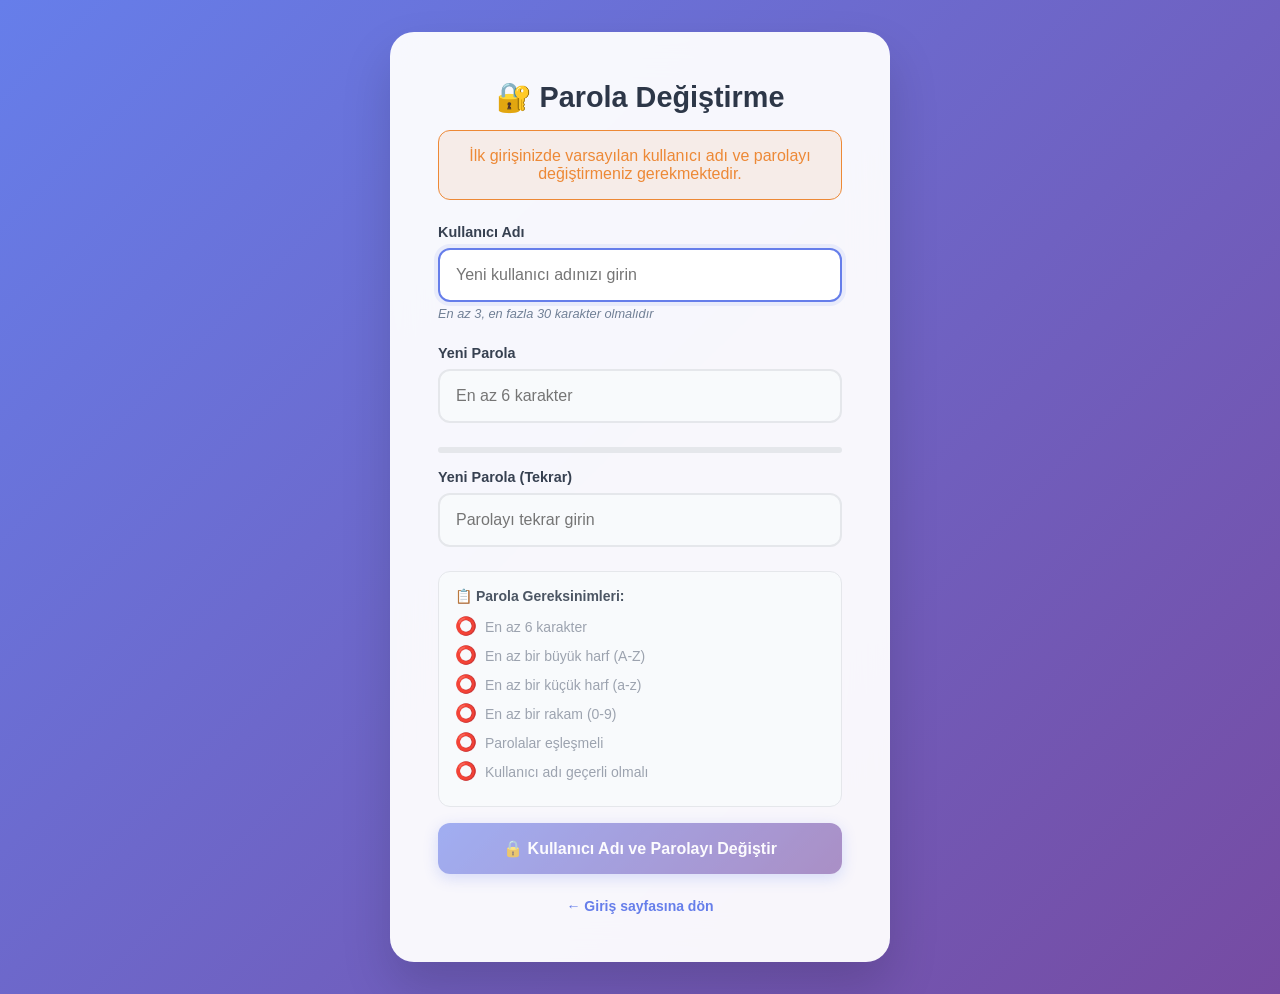
<file: data/password_change.html>
<!DOCTYPE html>
<html lang="tr">
<head>
    <meta charset="UTF-8">
    <meta name="viewport" content="width=device-width, initial-scale=1.0">
    <title>Parola Değiştir - TEİAŞ EKLİM</title>
    <style>
        * {
            margin: 0;
            padding: 0;
            box-sizing: border-box;
        }

        body {
            font-family: -apple-system, BlinkMacSystemFont, 'Segoe UI', Roboto, sans-serif;
            background: linear-gradient(135deg, #667eea 0%, #764ba2 100%);
            min-height: 100vh;
            display: flex;
            align-items: center;
            justify-content: center;
            padding: 2rem;
        }

        .container {
            background: rgba(255, 255, 255, 0.95);
            backdrop-filter: blur(20px);
            border-radius: 24px;
            padding: 3rem;
            box-shadow: 0 25px 50px rgba(0, 0, 0, 0.15);
            width: 100%;
            max-width: 500px;
            animation: slideInUp 0.6s ease-out;
        }

        @keyframes slideInUp {
            from {
                opacity: 0;
                transform: translateY(30px);
            }
            to {
                opacity: 1;
                transform: translateY(0);
            }
        }

        h1 {
            color: #2d3748;
            margin-bottom: 1rem;
            text-align: center;
            font-size: 1.8rem;
        }

        .warning {
            background: rgba(237, 137, 54, 0.1);
            border: 1px solid #ed8936;
            color: #ed8936;
            padding: 1rem;
            border-radius: 12px;
            margin-bottom: 1.5rem;
            font-weight: 500;
            text-align: center;
        }

        .form-group {
            margin-bottom: 1.5rem;
        }

        label {
            display: block;
            margin-bottom: 0.5rem;
            font-weight: 600;
            color: #374151;
            font-size: 0.9rem;
        }

        input {
            width: 100%;
            padding: 1rem;
            background: #f8fafc;
            border: 2px solid #e5e7eb;
            border-radius: 12px;
            font-size: 1rem;
            transition: all 0.3s ease;
        }

        input:focus {
            outline: none;
            border-color: #667eea;
            background: white;
            box-shadow: 0 0 0 4px rgba(102, 126, 234, 0.1);
        }

        .btn {
            width: 100%;
            background: linear-gradient(135deg, #667eea, #764ba2);
            color: white;
            border: none;
            padding: 1rem;
            border-radius: 12px;
            font-size: 1rem;
            font-weight: 600;
            cursor: pointer;
            transition: all 0.3s ease;
            box-shadow: 0 4px 15px rgba(102, 126, 234, 0.4);
            display: flex;
            align-items: center;
            justify-content: center;
        }

        .btn:hover:not(:disabled) {
            transform: translateY(-2px);
            box-shadow: 0 6px 20px rgba(102, 126, 234, 0.6);
        }

        .btn:active:not(:disabled) {
            transform: translateY(0);
        }

        .btn:disabled {
            opacity: 0.6;
            cursor: not-allowed;
            transform: none;
        }

        .loader {
            display: none;
            width: 20px;
            height: 20px;
            border: 2px solid transparent;
            border-top: 2px solid white;
            border-radius: 50%;
            animation: spin 1s linear infinite;
            margin-right: 8px;
        }

        @keyframes spin {
            to { transform: rotate(360deg); }
        }

        .requirements {
            background: #f8fafc;
            padding: 1rem;
            border-radius: 12px;
            margin: 1rem 0;
            border: 1px solid #e5e7eb;
        }

        .requirements h4 {
            font-size: 0.875rem;
            color: #4b5563;
            margin-bottom: 0.75rem;
            font-weight: 600;
        }

        .requirement {
            display: flex;
            align-items: center;
            gap: 0.5rem;
            margin: 0.5rem 0;
            font-size: 0.875rem;
            transition: all 0.3s ease;
        }

        .requirement.met {
            color: #48bb78;
            font-weight: 500;
        }

        .requirement.unmet {
            color: #9ca3af;
        }

        .requirement span:first-child {
            font-size: 1.1rem;
            transition: transform 0.3s ease;
        }

        .requirement.met span:first-child {
            transform: scale(1.2);
        }

        .message {
            padding: 1rem;
            border-radius: 12px;
            margin-bottom: 1rem;
            animation: slideDown 0.3s ease-out;
        }

        @keyframes slideDown {
            from {
                opacity: 0;
                transform: translateY(-10px);
            }
            to {
                opacity: 1;
                transform: translateY(0);
            }
        }

        .message.success {
            background: rgba(72, 187, 120, 0.1);
            border: 1px solid #48bb78;
            color: #48bb78;
        }

        .message.error {
            background: rgba(245, 101, 101, 0.1);
            border: 1px solid #f56565;
            color: #f56565;
        }

        .message.info {
            background: rgba(66, 153, 225, 0.1);
            border: 1px solid #4299e1;
            color: #4299e1;
        }

        .message.warning {
            background: rgba(237, 137, 54, 0.1);
            border: 1px solid #ed8936;
            color: #ed8936;
        }

        .username-hint {
            font-size: 0.8rem;
            color: #718096;
            margin-top: 0.25rem;
            font-style: italic;
        }

        .login-link {
            text-align: center;
            margin-top: 1.5rem;
            font-size: 0.875rem;
        }

        .login-link a {
            color: #667eea;
            text-decoration: none;
            font-weight: 600;
            transition: all 0.2s ease;
        }

        .login-link a:hover {
            text-decoration: underline;
            color: #764ba2;
        }

        .password-strength {
            height: 6px;
            background: #e5e7eb;
            border-radius: 3px;
            margin: 1rem 0;
            overflow: hidden;
        }

        .password-strength-bar {
            height: 100%;
            width: 0;
            transition: all 0.3s ease;
            border-radius: 3px;
        }

        .strength-weak {
            background: linear-gradient(90deg, #f56565, #fc8181);
            width: 33%;
        }

        .strength-medium {
            background: linear-gradient(90deg, #ed8936, #f6ad55);
            width: 66%;
        }

        .strength-strong {
            background: linear-gradient(90deg, #48bb78, #68d391);
            width: 100%;
        }

        @media (max-width: 640px) {
            .container {
                padding: 2rem;
                margin: 1rem;
            }

            h1 {
                font-size: 1.5rem;
            }

            input {
                padding: 0.875rem;
                font-size: 0.95rem;
            }

            .btn {
                padding: 0.875rem;
            }
        }
    </style>
</head>
<body>
    <div class="container">
        <h1>🔐 Parola Değiştirme</h1>
        <div class="warning" id="warningMessage">
            İlk girişinizde varsayılan kullanıcı adı ve parolayı değiştirmeniz gerekmektedir.
        </div>
        
        <div id="messageContainer"></div>
        
        <form id="passwordForm">
            <div class="form-group">
                <label for="username">Kullanıcı Adı</label>
                <input type="text" id="username" name="username" required autocomplete="username" placeholder="Yeni kullanıcı adınızı girin" minlength="3" maxlength="30">
                <div class="username-hint">En az 3, en fazla 30 karakter olmalıdır</div>
            </div>
            
            <div class="form-group">
                <label for="newPassword">Yeni Parola</label>
                <input type="password" id="newPassword" name="newPassword" required minlength="6" placeholder="En az 6 karakter">
            </div>
            
            <div class="password-strength">
                <div id="strengthBar" class="password-strength-bar"></div>
            </div>
            
            <div class="form-group">
                <label for="confirmPassword">Yeni Parola (Tekrar)</label>
                <input type="password" id="confirmPassword" name="confirmPassword" required placeholder="Parolayı tekrar girin">
            </div>
            
            <div class="requirements">
                <h4>📋 Parola Gereksinimleri:</h4>
                <div class="requirement unmet" id="reqLength">
                    <span>⭕</span>
                    <span>En az 6 karakter</span>
                </div>
                <div class="requirement unmet" id="reqUpper">
                    <span>⭕</span>
                    <span>En az bir büyük harf (A-Z)</span>
                </div>
                <div class="requirement unmet" id="reqLower">
                    <span>⭕</span>
                    <span>En az bir küçük harf (a-z)</span>
                </div>
                <div class="requirement unmet" id="reqDigit">
                    <span>⭕</span>
                    <span>En az bir rakam (0-9)</span>
                </div>
                <div class="requirement unmet" id="reqMatch">
                    <span>⭕</span>
                    <span>Parolalar eşleşmeli</span>
                </div>
                <div class="requirement unmet" id="reqUsername">
                    <span>⭕</span>
                    <span>Kullanıcı adı geçerli olmalı</span>
                </div>
            </div>
            
            <button type="submit" class="btn" id="submitBtn" disabled>
                <div class="loader" id="loader"></div>
                <span id="btnText">🔒 Kullanıcı Adı ve Parolayı Değiştir</span>
            </button>
        </form>
        
        <div class="login-link">
            <a href="/login.html">← Giriş sayfasına dön</a>
        </div>
    </div>
    
    <script>
        document.addEventListener('DOMContentLoaded', () => {
            console.log('🔒 Password change sayfası yüklendi');
            
            const form = document.getElementById('passwordForm');
            const submitBtn = document.getElementById('submitBtn');
            const btnText = document.getElementById('btnText');
            const loader = document.getElementById('loader');
            const newPasswordInput = document.getElementById('newPassword');
            const confirmPasswordInput = document.getElementById('confirmPassword');
            const usernameInput = document.getElementById('username');
            const messageContainer = document.getElementById('messageContainer');
            const strengthBar = document.getElementById('strengthBar');
            const warningMessage = document.getElementById('warningMessage');
            
            // URL parametrelerini kontrol et
            const urlParams = new URLSearchParams(window.location.search);
            const reason = urlParams.get('reason');
            if (reason === 'expired') {
                warningMessage.textContent = 'Parolanızın süresi dolmuştur. Güvenliğiniz için yeni kullanıcı adı ve parola belirlemeniz gerekmektedir.';
            }
            
            function showMessage(text, type) {
                messageContainer.innerHTML = `<div class="message ${type}">${text}</div>`;
                
                // 5 saniye sonra mesajı kaldır
                setTimeout(() => {
                    const msg = messageContainer.querySelector('.message');
                    if (msg && msg.textContent === text) {
                        msg.style.animation = 'slideDown 0.3s ease-out reverse';
                        setTimeout(() => {
                            messageContainer.innerHTML = '';
                        }, 300);
                    }
                }, 5000);
            }

            function checkPasswordRequirements() {
                const password = newPasswordInput.value;
                const confirmPassword = confirmPasswordInput.value;
                const username = usernameInput.value;
                let score = 0;
                let allMet = true;
                
                // Kullanıcı adı kontrolü
                const usernameMet = username.length >= 3 && username.length <= 30 && /^[a-zA-Z0-9_-]+$/.test(username);
                updateRequirement('reqUsername', usernameMet);
                if (!usernameMet) allMet = false;
                
                // Uzunluk
                const lengthMet = password.length >= 6;
                updateRequirement('reqLength', lengthMet);
                if (!lengthMet) allMet = false; else score++;
                
                // Büyük harf
                const upperMet = /[A-Z]/.test(password);
                updateRequirement('reqUpper', upperMet);
                if (!upperMet) allMet = false; else score++;
                
                // Küçük harf
                const lowerMet = /[a-z]/.test(password);
                updateRequirement('reqLower', lowerMet);
                if (!lowerMet) allMet = false; else score++;
                
                // Rakam
                const digitMet = /[0-9]/.test(password);
                updateRequirement('reqDigit', digitMet);
                if (!digitMet) allMet = false; else score++;
                
                // Eşleşme kontrolü
                const passwordsMatch = password.length > 0 && password === confirmPassword;
                updateRequirement('reqMatch', passwordsMatch);
                if (!passwordsMatch) allMet = false;
                
                // Parola gücü göstergesi
                updatePasswordStrength(score);
                
                // Buton durumu
                submitBtn.disabled = !allMet;
            }
            
            function updateRequirement(id, met) {
                const element = document.getElementById(id);
                if (element) {
                    element.className = met ? 'requirement met' : 'requirement unmet';
                    const icon = element.querySelector('span:first-child');
                    if (icon) {
                        icon.textContent = met ? '✅' : '⭕';
                    }
                }
            }
            
            function updatePasswordStrength(score) {
                if (score === 0) {
                    strengthBar.className = 'password-strength-bar';
                    strengthBar.style.width = '0';
                } else if (score <= 2) {
                    strengthBar.className = 'password-strength-bar strength-weak';
                } else if (score === 3) {
                    strengthBar.className = 'password-strength-bar strength-medium';
                } else {
                    strengthBar.className = 'password-strength-bar strength-strong';
                }
            }
            
            // Event listeners
            newPasswordInput.addEventListener('input', checkPasswordRequirements);
            confirmPasswordInput.addEventListener('input', checkPasswordRequirements);
            usernameInput.addEventListener('input', checkPasswordRequirements);
            
            // Focus ilk alana
            usernameInput.focus();

            form.addEventListener('submit', async (e) => {
                e.preventDefault();
                console.log('📝 Password change formu gönderiliyor...');
                
                const formData = new FormData(form);
                const username = formData.get('username');
                const newPassword = formData.get('newPassword');
                const confirmPassword = formData.get('confirmPassword');

                // Son kontroller
                if (!username || username.trim().length < 3 || username.trim().length > 30) {
                    showMessage('Kullanıcı adı 3-30 karakter arasında olmalıdır!', 'error');
                    return;
                }

                if (!/^[a-zA-Z0-9_-]+$/.test(username.trim())) {
                    showMessage('Kullanıcı adı sadece harf, rakam, tire ve alt çizgi içerebilir!', 'error');
                    return;
                }

                if (newPassword !== confirmPassword) {
                    showMessage('Yeni parolalar eşleşmiyor!', 'error');
                    return;
                }

                if (newPassword.length < 6) {
                    showMessage('Parola en az 6 karakter olmalıdır!', 'error');
                    return;
                }

                // Loading state
                submitBtn.disabled = true;
                btnText.textContent = 'Kaydediliyor...';
                loader.style.display = 'inline-block';

                try {
                    console.log('🔒 Password change API isteği...');
                    
                    const response = await fetch('/api/change-password', {
                        method: 'POST',
                        headers: {
                            'Content-Type': 'application/x-www-form-urlencoded',
                        },
                        body: new URLSearchParams(formData)
                    });

                    console.log('📡 Response status:', response.status);
                    
                    const result = await response.json();
                    console.log('📋 Change password yanıtı:', result);

                    if (result.success) {
                        showMessage('✅ Kullanıcı adı ve parola başarıyla değiştirildi! Giriş sayfasına yönlendiriliyorsunuz...', 'success');
                        
                        // Form alanlarını temizle
                        form.reset();
                        
                        // Token'ı temizle (yeni giriş gerekecek)
                        localStorage.removeItem('sessionToken');
                        
                        // 2 saniye sonra login sayfasına yönlendir
                        setTimeout(() => {
                            window.location.href = '/login.html';
                        }, 2000);
                    } else {
                        showMessage('❌ ' + (result.error || 'Kullanıcı adı ve parola değiştirilemedi'), 'error');
                        
                        // Hata durumunda loading state'i resetle
                        submitBtn.disabled = false;
                        btnText.textContent = '🔒 Kullanıcı Adı ve Parolayı Değiştir';
                        loader.style.display = 'none';
                        checkPasswordRequirements();
                    }
                } catch (error) {
                    console.error('❌ Password change hatası:', error);
                    showMessage('❌ Sunucuya bağlanılamadı. Lütfen tekrar deneyin.', 'error');
                    
                    // Reset loading state
                    submitBtn.disabled = false;
                    btnText.textContent = '🔒 Kullanıcı Adı ve Parolayı Değiştir';
                    loader.style.display = 'none';
                    checkPasswordRequirements();
                }
            });
            
            // Enter tuşu ile sonraki alana geçiş
            usernameInput.addEventListener('keypress', (e) => {
                if (e.key === 'Enter') {
                    e.preventDefault();
                    newPasswordInput.focus();
                }
            });
            
            newPasswordInput.addEventListener('keypress', (e) => {
                if (e.key === 'Enter') {
                    e.preventDefault();
                    confirmPasswordInput.focus();
                }
            });
        });
    </script>
</body>
</html>
</file>
